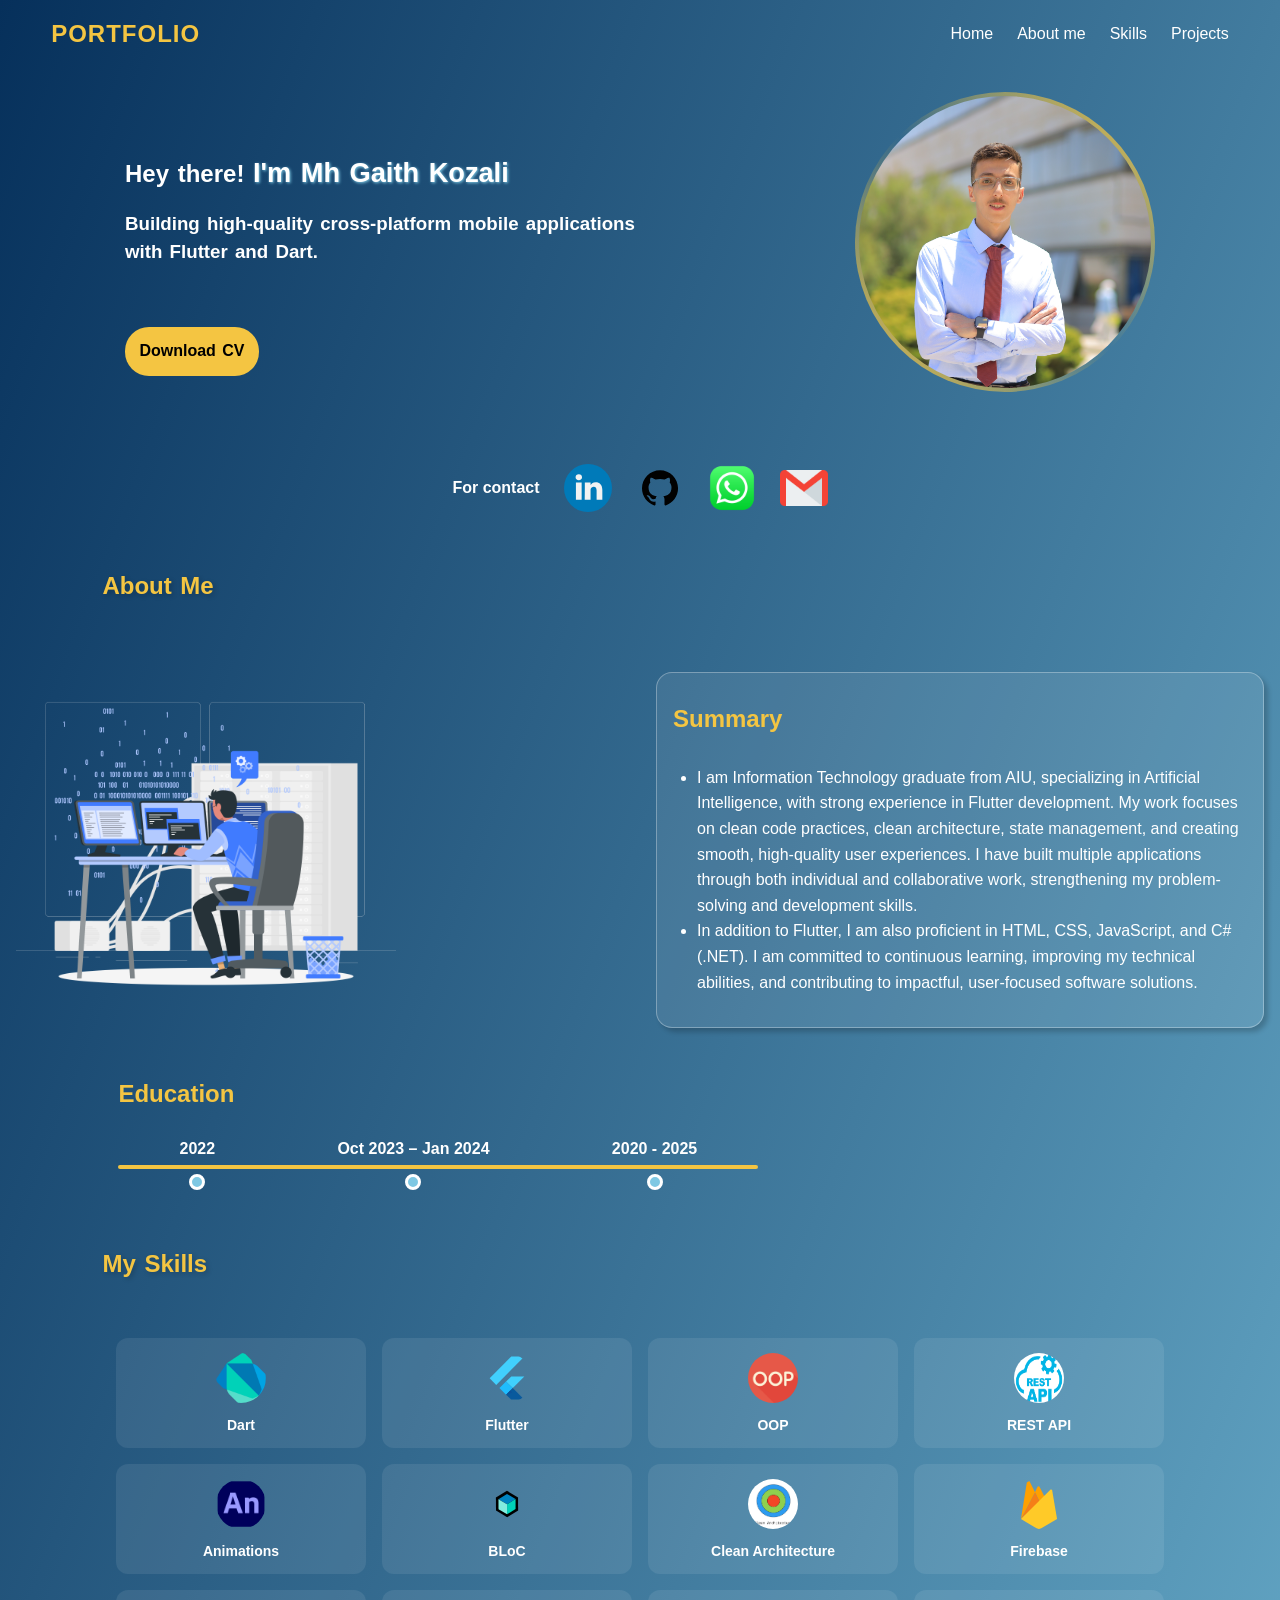
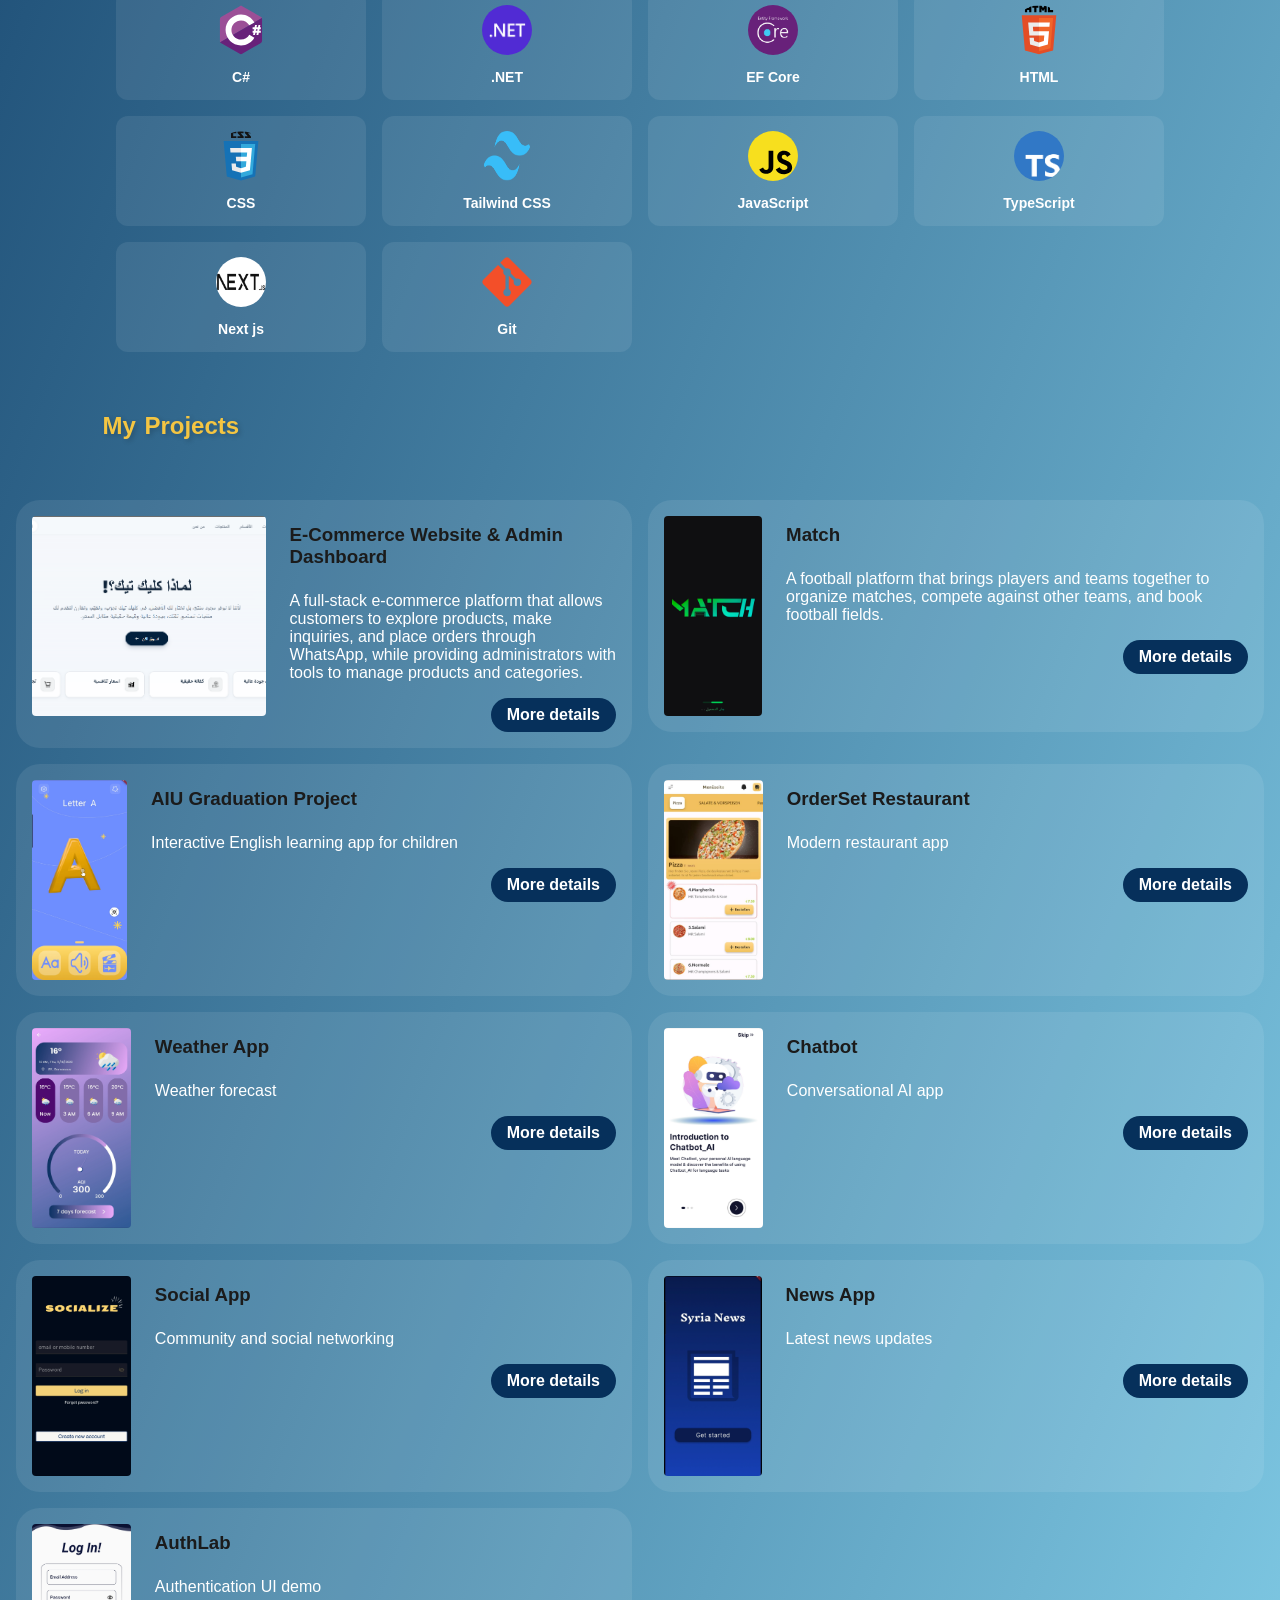
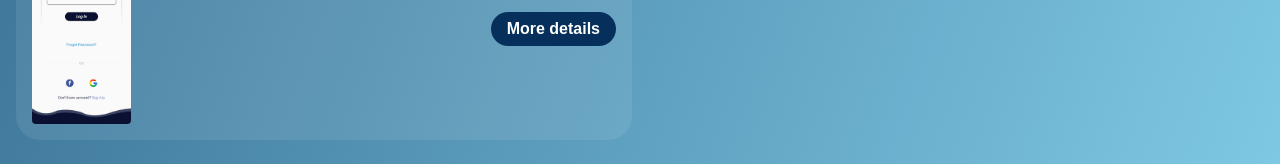
<file: index.html>
<!DOCTYPE html>
<html lang="en">
<head>
    <meta charset="UTF-8">
    <meta name="viewport" content="width=device-width, initial-scale=1.0">
    <meta name="description" content="Portfolio of Mh Gaith Kozali, showcasing projects and skills.">
    <meta name="keywords" content="Portfolio, Mh Gaith Kozali, Projects, flutter developer, Mobile Apps">
    <link rel="icon" href="icons/portfolio.png">
    <link rel="stylesheet" href="Css/base.css">
    <link rel="stylesheet" href="Css/index.css">
    <script type="module" src="javaScript/index.js"></script>
    <title>Portfolio Mh Gaith Kozali</title>
    
</head>
<body>
    <section class="home" id="home">
<nav>
    <h2 class="home__title">Portfolio</h2>
    <ul>
        <li><a href="#home">Home</a> </li>
        <li><a href="#about-me">About me</a> </li>
        <li><a href="#skills">Skills</a> </li>
        <li><a href="#projects">Projects</a> </li>
       
        
    </ul>
</nav>
<div class="home__content">
<div class="quick-definition">
    <div class="text">
     <h2>Hey there! <span>I'm Mh Gaith Kozali</span></h2>
     <h3 class="definition" id="typing"></h3>
    <a class="btn btn--download-cv" href="MH_GAITH_KOZALI_CV.pdf" download="">Download CV</a>
</div>
<img src="Images/5J4A4042(1).jpg" alt="profile image">
</div>

<div class="contact-links">
  <p>For contact</p>
    <a href="https://linkedin.com/in/gaith-kozali-b7274b372" target="_blank" rel="noopener noreferrer"><img src="icons/linkedin_icon.svg" alt="LinkedIn"></a>
    <a href="https://github.com/Gaith-Kozali" target="_blank" rel="noopener noreferrer"><img src="icons/github_icon.svg" alt="LinkedIn"></a>
    <a href="https://wa.me/+963943737379" target="_blank" rel="noopener noreferrer"><img src="icons/whatsapp.png" alt="WhatsApp"></a>
    <a href= "mailto:gaith.kozali@gmail.com" target="_blank"><img src="icons/gmail_icon.png" alt="Gmail"></a>
  </div>
</div>
</section>

<section class="aboutMe" id="about-me">
      <h1 class="aboutMe__title">About Me</h1>
    <div class="aboutMe__content">

      <img src="Images\Programmer-rafiki.png" alt="Coder image"/>    
        <div class="aboutMe__Summary">
            <h2 class="secondary-title">Summary</h2>
            <ul>
                <li>
                    <p> 
                I am Information Technology graduate from AIU, specializing in Artificial Intelligence, 
                with strong experience in Flutter development. My work focuses on clean code practices, 
                clean architecture, state management, and creating smooth, high-quality user experiences. 
                I have built multiple applications through both individual and collaborative work, 
                strengthening my problem-solving and development skills.
                
                   </p>
                </li>
                <li>
                    <p>
                    In addition to Flutter, I am also proficient in HTML, CSS, JavaScript,
                    and C# (.NET). I am committed to continuous learning,
                    improving my technical abilities, and contributing to impactful, user-focused software solutions.
                </p>
            </li>
            </ul>
        </div>
       <div class="aboutMe__education">
  <h2 class="secondary-title">Education</h2>
  <div class="education-timeline">
    <div class="timeline-item" data-title="Ousos Institute" data-description="Completed an educational course on Flutter development, covering coreconcepts and state management for building mobile applications.">
      <span class="timeline-date">2022</span>
      <span class="timeline-circle"></span>
    </div>
     <div class="timeline-item" data-title="CYBER ROYALE COMPANY" data-description="Completed a 4-month online Flutter training program, building multiple apps fromprovided designs both independently and with a team. Received code reviews andmentorship to improve code quality. Projects available on my GitHub">
      <span class="timeline-date">Oct 2023 – Jan 2024</span>
      <span class="timeline-circle"></span>
    </div>
    <div class="timeline-item" data-title="AIU - BSc in IT (AI)" data-description="Graduated with specialization in Artificial Intelligence.">
      <span class="timeline-date">2020 - 2025</span>
      <span class="timeline-circle"></span>
    </div>
  </div>
</div>
</section>

<section class="skills" id="skills">
    <h1 class="skills__title">My Skills</h1>
  <div class="skills__content">
    <div class="skills__grid">

      <div class="skills__item" data-experience="Expert">
        <img src="icons/skills/dart_icon.png" alt="Dart">
        <p class="skills__name">Dart</p>
      </div>

      <div class="skills__item" data-experience="Experienced">
        <img src="icons/skills/flutter_icon.svg" alt="Flutter">
        <p class="skills__name">Flutter</p>
      </div>

      <div class="skills__item" data-experience="Expert">
        <img src="icons/skills/oop_icon.png" alt="OOP">
        <p class="skills__name">OOP</p>
      </div>

      <div class="skills__item" data-experience="Experienced">
        <img src="icons/skills/restful_api.png" alt="REST API">
        <p class="skills__name">REST API</p>
      </div>

      <div class="skills__item" data-experience="Experienced">
        <img src="icons/skills/animate.png" alt="Animations">
        <p class="skills__name">Animations</p>
      </div>

      <div class="skills__item" data-experience="Experienced">
        <img src="icons/skills/bloc.svg" alt="BLoC">
        <p class="skills__name">BLoC</p>
      </div>

      <div class="skills__item" data-experience="Experienced">
        <img src="icons/skills/clean_architecture.jpg" alt="Clean Architecture">
        <p class="skills__name">Clean Architecture</p>
      </div>

      <div class="skills__item" data-experience="Experienced">
        <img src="icons/skills/firebase_icon.svg" alt="Firebase">
        <p class="skills__name">Firebase</p>
      </div>

      <div class="skills__item" data-experience="Good">
        <img src="icons/skills/csharp_icon.svg" alt="C#">
        <p class="skills__name">C#</p>
      </div>

      <div class="skills__item" data-experience="Experienced">
        <img src="icons/skills/dotNet.png" alt=".NET">
        <p class="skills__name">.NET</p>
      </div>

      <div class="skills__item" data-experience="Experienced">
        <img src="icons/skills/Entity-Framework-Core.png" alt="EF Core">
        <p class="skills__name">EF Core</p>
      </div>

      <div class="skills__item" data-experience="Good">
        <img src="icons/skills/html_icon.svg" alt="HTML">
        <p class="skills__name">HTML</p>
      </div>

      <div class="skills__item" data-experience="Good">
        <img src="icons/skills/css_icon.svg" alt="CSS">
        <p class="skills__name">CSS</p>
      </div>
      <div class="skills__item" data-experience="Good">
        <img src="icons/skills/tailwind.png" alt="Tailwind">
        <p class="skills__name">Tailwind CSS</p>
      </div>

      <div class="skills__item" data-experience="Intermediate">
        <img src="icons/skills/javascript_icon.svg" alt="JavaScript">
        <p class="skills__name">JavaScript</p>
      </div>
      <div class="skills__item" data-experience="Intermediate">
        <img src="icons/skills/typeScript.png" alt="typeScript">
        <p class="skills__name">TypeScript</p>
      </div>
   <div class="skills__item" data-experience="Intermediate">
        <img src="icons/skills/next_js.jpg" alt="next_js">
        <p class="skills__name">Next js</p>
      </div>
      <div class="skills__item" data-experience="Good">
        <img src="icons/skills/git_icon.svg" alt="Git">
        <p class="skills__name">Git</p>
      </div>

    </div>
  </div>
</section>



<section class="projects" id="projects">
<h1 class="projects__title">My Projects</h1>
<div class="projects__content">
</div>
</section>

</body>
</html>
</file>
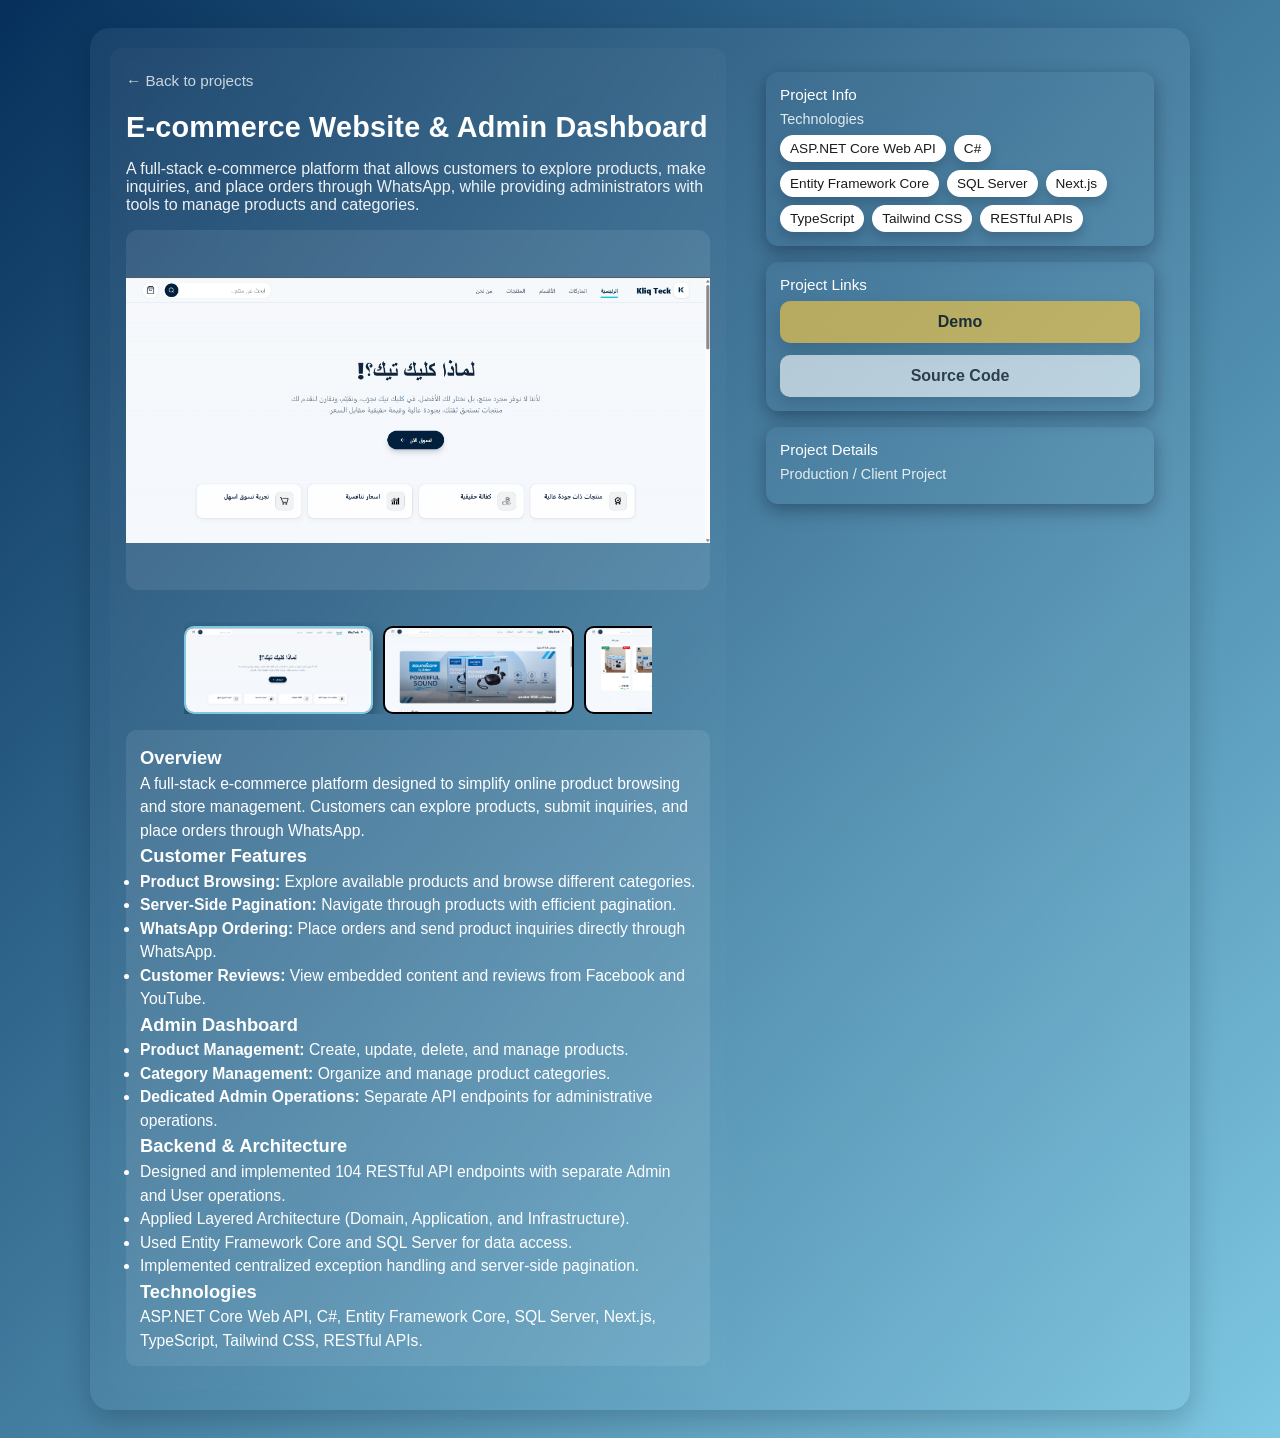
<file: project_page.html>
<!DOCTYPE html>
<html lang="en">
<head>
  <meta charset="utf-8" />
  <meta name="viewport" content="width=device-width,initial-scale=1" />
  <link rel="icon" href="icons/portfolio.png">
  <link rel="stylesheet" href="Css/base.css">
  <link rel="stylesheet" href="Css/project_page.css">
  <title>Project Details</title>
</head>
<body>
  <main class="container" role="main">
    <section class="project-main" aria-labelledby="projectTitle">
      <div class="breadcrumb"><a href="index.html" style="color:inherit;text-decoration:none;opacity:0.95">← Back to projects</a></div>
      <h1 id="projectTitle" class="project-title">Loading...</h1>
      <div id="projectSummary" class="project-summary"> </div>

      <div class="gallery" aria-hidden="false">
        <div class="main-img" id="mainImage">
        </div>
        <div class="thumbs" id="thumbs">
        </div>
      </div>

      <div class="description" id="projectDescription">
      </div>
    </section>

    <aside class="sidebar" aria-labelledby="sidebarTitle">
      <div class="card">
        <div class="meta-title">Project Info</div>
        <div class="meta-label">Technologies</div>
        <div id="techTags" class="tags"></div>
      </div>

      <div class="card">
        <div class="meta-title">Project Links</div>
        <div class="actions">
          <a id="liveBtn" class="btn btn-primary" href="#" target="_blank" rel="noopener">Demo</a>
          <a id="codeBtn" class="btn btn-secondary" href="#" target="_blank" rel="noopener">Source Code</a>
        </div>
      </div>

      <div class="card">
        <div class="meta-title">Project Details</div>
        <div class="meta-label" id="projectType">Type</div>
      </div>
    </aside>
  </main>
<script type="module" src="javaScript/project_page.js"></script>

</body>
</html>
</file>
<file: Css/base.css>
:root{
    --font-family:  'roboto', sans-serif;
    --primary-color: #06305b;
    --light-primary-color:#7ec8e3;
     --background-color: linear-gradient(to bottom right, var(--primary-color) ,var(--light-primary-color));
    --glass-background-color:  #ffffff15;
    --primary-text-color: #ffffff;
    --secondary-text-color: rgb(27, 27, 27);
    --button-text-color: black;
    --accent-color: #f4c542;
    --shadow-color: rgba(0, 0, 0, 0.2);
    --content-padding: 24px 16px;

}

*{
    box-sizing: border-box;
    margin:0;
    padding:0;

}
html{
    font-family: var(--font-family);
    color: var(--primary-text-color);
    scroll-behavior: smooth;
}
</file>
<file: Css/index.css>
body{
    background: var(--background-color);
}

nav{
    display: flex;
    justify-content: space-between;
    align-items: center;
    padding: 20px 4%;
    color: white;
}

nav ul{
    list-style: none;
    display: flex;
    gap: 24px;
    text-decoration: none;
}

nav ul a{
    text-decoration: none;
    color: white;
    transition: 0.4s;
}
nav ul a:hover{
    color: var(--accent-color);
    text-decoration: underline;
    font-weight: bold;
}



.home__title{
    color: var(--accent-color);
    text-transform: uppercase;
    letter-spacing: 1px;
}


.home__content {
    padding: var(--content-padding);
    display: flex;
    flex-direction: column;
    justify-content: space-between;
    align-items: center;

}

.home__content .quick-definition{
    width: 100%;
    display: flex;
    justify-content: space-around;
    align-items: center;
}
 .home__content .quick-definition img{
  border-radius: 50%;
  width: 300px;
  height: 300px;
  object-fit: cover;
  padding: 1px;
  border: 3px solid transparent;
  background: linear-gradient(to top right,var(--accent-color),transparent,var(--accent-color)) border-box;
  margin-bottom: 8vh ;
    
}

.home__content .text{
word-spacing: 2px;
line-height: 1.5;
}
.home__content .text span{
    font-weight: bold;
    text-shadow: 1px 1px 3px var(--light-primary-color);
    font-size: 1.7rem;
}


.home__content .contact-links{
    display: flex;
    align-items: center;
    gap: 24px;
}
.home__content .contact-links p{
  color: white;
  font-weight: bold;
} 

.home__content .contact-links a{
   display: inline-flex;             
  width: clamp(28px, 6vw, 48px);     
  height: clamp(28px, 6vw, 48px);
  overflow: hidden;
  transition: 0.4s;
}
.home__content .contact-links a img{
    width: 100%;
    height: 100%;
}

.home__content .contact-links a:hover{
    transform: scale(1.1);
}


.definition {
  color: var(--primary-text-color);
  transition: opacity 1s ease-in-out;
  width: 40vw;
  height: fit-content;
  min-height: 10vh;
  margin-top: 16px;

}



.aboutMe__content{
    display: grid;
     grid-template-columns: repeat(2, minmax(0, 1fr));
    padding: var(--content-padding);
    gap: 40px 32px;
    align-items: center;
    justify-content: space-evenly;
}

.aboutMe__content img{
    width: 80%;
    max-width: 380px;
    height: 380px;
    object-fit: cover;
}

.aboutMe__Summary{
    max-width: 800px;
    height: fit-content;
    box-shadow: 4px 4px 5px var(--shadow-color);
    background: var(--glass-background-color); 
    border: 1px solid rgba(255, 255, 255, 0.3); 
    padding: 32px 16px;
    border-radius: 16px;
}

.aboutMe__Summary ul{
    padding-left: 8px;
    margin-left: 16px;
} 



.aboutMe__title , .skills__title , .projects__title{
    color: var(--accent-color);
    text-shadow: 2px 2px 5px var(--shadow-color);
    padding: 4vh 8vw;
    word-spacing: 2px;
    align-self: flex-start;
}

.aboutMe__Summary p{
    line-height: 1.6;
}

.aboutMe__education{
    grid-column: 1/ 3;
    margin-left: 8vw;
}


.education-timeline {
  position: relative;
  display: flex;
  justify-content: space-around;
  width: 50vw;
  min-width: 350px;
}

.education-timeline::before {
  content: '';
  position: absolute;
  top: 50%;
  left: 0;
  right: 0;
  height: 4px;
  background: var(--accent-color);
  border-radius: 8px;
}

.timeline-item {
  position: relative;
  display: flex;
  flex-direction: column;
  align-items: center;
  justify-content: space-between;
  gap: 16px;
  cursor: pointer;
}

.timeline-circle {
  width: 16px;
  height: 16px;
  background-color: var(--light-primary-color);
  border-radius: 50%;
  border: 3px solid white;
  transition: transform 0.3s;
}

.timeline-item:hover .timeline-circle {
  transform: scale(1.5);
}

.timeline-date {
  font-weight: bold;
  color: var(--primary-text-color);
}

.timeline-item::after {
  content: attr(data-title) "\A \A" attr(data-description);
  background: var(--primary-color);
  box-shadow: 1px 1px 2px var(--shadow-color);
  white-space: pre-line;
  color: white;
  padding: 12px 16px;
  border-radius: 8px;
  font-size: 14px;
  position: absolute;
  top: 100%;
  margin-top: 24px;
  width: 250px;
  z-index: 1;
  display: none;
} 

.timeline-item:hover::after {
  display: inline-block;
 }



.skills{
   display: flex;
   flex-direction: column;
   align-items: center;


}
.skills__content{
    padding: var(--content-padding);
    width: fit-content;
}

.skills__grid {
  display: grid;
  gap: 16px;
}

.skills__item {
  background: var(--glass-background-color);
   position: relative;
  border-radius: 12px;
  padding: 15px;
  text-align: center;
  transition: 0.3s;
}

.skills__item:hover {
  transform: translateY(-5px);
  box-shadow: 2px 4px 8px var(--shadow-color);
  background-color: var(--primary-color);
}

.skills__item:hover p{
    opacity: 0;
}
.skills__item:hover::after{
    content: attr(data-experience);
    color: var(--accent-color);
    font-weight: bold;
    position: absolute;
    bottom: 10px;
    right: 50%;
    transform: translateX(50%);
}

.skills__item img {
  width: 50px;
  height: 50px;
  border-radius: 50%;
}

.skills__name {
  margin-top: 10px;
  font-size: 14px;
  font-weight: 600;
}


.projects__content{
  padding: var(--content-padding);
  display: grid;
  grid-template-columns: repeat(2,1fr);
  justify-content: space-evenly;
  gap: 16px;

}


.projects__card {
  background-color: var(--glass-background-color);
  min-height: 200px;         
  height: fit-content;      
  padding: 16px;
  border-radius: 24px;
  display: flex;
  gap: 24px;
}

.projects__card img {
  width: auto;               
  max-width: 40%;             
  height: auto;             
  max-height: 200px;         
  border-radius: 4px;
  object-fit: cover;          
  box-shadow: var(--shadow-color);
}

.projects__card .details h3 {
color: var(--secondary-text-color);
margin-block: 8px;
text-transform: capitalize;
}


.projects__card .details{
display: flex;
flex-direction: column;
align-items: start;
gap: 16px;
flex-grow: 1;
}

.btn{
   display: inline-block;
   font-weight: bold;
   text-decoration: none;
   border-radius: 24px;
  transition: 0.4s;
}

.btn--download-cv{
    background-color: var(--accent-color);
    color: var(--button-text-color);
    padding: 0.8rem 0.9rem;
    margin: 3vh 0;
}


.btn--download-cv :hover{
    scale: 1.08;
    box-shadow: 2px 2px 5px var(--shadow-color);
}


.btn--project-card{
  background-color: var(--primary-color);
  padding: 8px 16px;
  align-self: flex-end;
  color: var(--primary-text-color);
}

.btn--project-card:hover{
  transform: translateY(-8%);
  color: var(--accent-color);
}

.secondary-title{
    color: var(--accent-color);
    font-weight: bold;
    margin-bottom: 32px;
}




@media (min-width: 1200px) {
  .skills__grid {
    grid-template-columns: repeat(4, minmax(150px, 250px));
  }
}


@media (min-width: 800px) and (max-width: 1199px) {
  .skills__grid {
    grid-template-columns: repeat(3, minmax(150px, 250px));
  }
}


@media (max-width: 799px) {
   .home__content .quick-definition{
    flex-direction: column;

  }
  nav{
    display: none;
  } 

  .skills__grid {
    grid-template-columns: repeat(2, minmax(150px, 250px));
  }

}
@media  (max-width: 1200px) {
  .aboutMe__content{
    grid-template-columns: 1fr;
    justify-items: center;

  }
  .aboutMe__education{
    grid-column: 1/2;
    height: fit-content;
    margin-left: 0;
}

  .projects__content{
    grid-template-columns: repeat(1,90%);
  }

@media (max-width: 600px) {

    .aboutMe__education{
    width: 80%;
    }
    .education-timeline {
        width: 100%;
        height: 350px;
        min-width: auto;
        flex-direction: column;
    }

    .education-timeline::before {
        left: 50%;
        transform: translateX(-50%);
        width: 4px;
        height: 100%;
        top: 0;
    }
}

}
</file>
<file: Css/project_page.css>
body{
      min-height:100vh;
      background:var(--background-color);
      display:flex;
      align-items:center;
      justify-content:center;
      padding:28px;
      -webkit-font-smoothing:antialiased;
      -moz-osx-font-smoothing:grayscale;
    }

    .container{
      width:100%;
      max-width: 1100px;
      background: linear-gradient(180deg, rgba(255,255,255,0.06), rgba(255,255,255,0.03));
      border-radius:20px;
      box-shadow: 0 10px 30px var(--shadow-color);
      overflow:hidden;
      display:grid;
      grid-template-columns: 1fr 420px;
      gap:24px;
      padding:20px;
    }

    .project-main{
      padding:var(--content-padding);
      background: linear-gradient(180deg, rgba(255,255,255,0.03), rgba(255,255,255,0.01));
      border-radius:12px;
      -webkit-backdrop-filter: blur(6px);
      backdrop-filter: blur(6px);
      min-height:320px;
      display:flex;
      flex-direction:column;
      gap:16px;
    }

    .breadcrumb{
      color:rgba(255,255,255,0.85);
      font-size:0.95rem;
      opacity:0.95;
    }

    .project-title{
      font-size:1.8rem;
      letter-spacing:0.2px;
      margin-top:6px;
      color:var(--primary-text-color);
    }

    .project-summary{
      color:rgba(255,255,255,0.92);
      font-size:1rem;
    }


    .gallery{
      display:flex;
      gap:32px;
      align-items:flex-start;
      justify-content: center;
      width:100%;
      flex-wrap:wrap;
    }

    .gallery .main-img{
      flex:1 1 560px;
      height:360px;
      border-radius:12px;
      overflow:hidden;
      background: var(--glass-background-color);
      display:flex;
      align-items:center;
      justify-content:center;
      position:relative;
    }


    .main-img img{
      max-width:100%;
      max-height:100%;
      width:auto;
      height:auto;
      object-fit:contain;
      display:block;
      background: #000; 
    }

    .thumbs{
      width: 80%;
      display:flex;
      flex-direction:row;
      gap:10px;
      max-height:360px;
      overflow:auto;
      padding-right:4px;
      padding-top: 4px;
      
    }

    .thumbs img{
      max-width: 100%;
      height: 88px;
      border-radius:10px;
      object-fit:cover; 
      cursor:pointer;
      border:2px solid transparent;
      transition: transform .14s ease, border-color .14s ease, box-shadow .14s ease;
      display:block;
      background:#000;
    }

    .thumbs img:hover{transform:translateY(-4px)}
    .thumbs img.active{border-color:var(--light-primary-color); box-shadow:0 8px 18px rgba(0,0,0,0.45)}

 
    .thumbs::-webkit-scrollbar{width: 8px;height:8px}
    .thumbs::-webkit-scrollbar-thumb{background: var(--light-primary-color);border-radius:8px}

 
    .description{
      background:var(--glass-background-color);
      padding:14px;
      border-radius:10px;
      color:var(--primary-text-color);
      font-size:0.98rem;
      line-height:1.5;
    }


    .sidebar{
      padding:var(--content-padding);
      display:flex;
      flex-direction:column;
      gap:16px;
      align-items:stretch;
      justify-content:flex-start;
    }

    .card{
      background: linear-gradient(180deg, rgba(255,255,255,0.02), rgba(255,255,255,0.01));
      border-radius:12px;
      padding:14px;
      box-shadow: 0 6px 18px rgba(2,10,30,0.35);
    }

    .meta-title{font-size:0.95rem;color:var(--primary-text-color);margin-bottom:8px}
    .tags{display:flex;flex-wrap:wrap;gap:8px}
    .tag{
      background:var(--primary-text-color);
      color:var(--secondary-text-color);
      padding:6px 10px;
      font-size:0.85rem;
      border-radius:999px;
      box-shadow: 0 6px 12px rgba(2,10,30,0.18);
    }

    .actions{display:flex;flex-direction:column;gap:12px}
    .btn{
      display:inline-flex;align-items:center;justify-content:center;gap:8px;
      padding:12px 14px;border-radius:10px;text-decoration:none;font-weight:600;
      box-shadow: 0 8px 18px rgba(2,10,30,0.25);
      transition: transform .15s ease, box-shadow .15s ease, opacity .12s ease;
    }

    .btn-primary{background:var(--accent-color); color:var(--button-text-color);}
    .btn-secondary{background:rgba(255,255,255,0.92); color:var(--secondary-text-color);}

    .btn:hover{transform:translateY(-4px); box-shadow: 0 14px 34px rgba(2,10,30,0.35)}

    .meta-label{font-size:0.9rem;color:rgba(255,255,255,0.85); margin-bottom:8px}


    .footer-note{
      font-size:0.9rem;color:rgba(255,255,255,0.8);opacity:0.9;
      margin-top:auto;text-align:center;padding-top:6px;
    }

    
  @media (max-width:900px){
        .container{
          grid-template-columns:1fr; padding:8px;
        }
        body{
          padding:16px;
        }
      .project-main{
            padding: 16px 8px;

          }}
</file>
